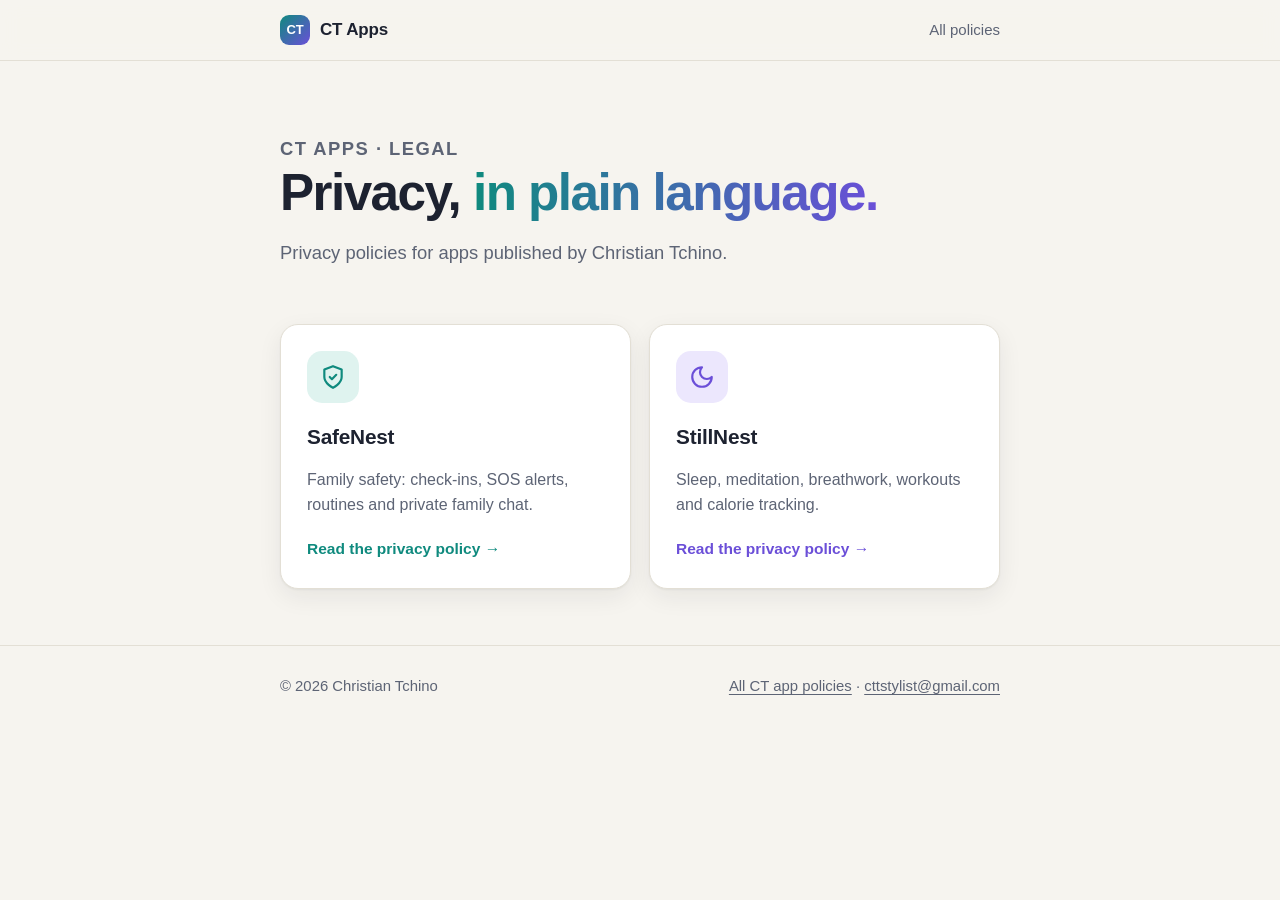
<file: index.html>
<!doctype html>
<html lang="en">
<head>
<meta charset="utf-8">
<meta name="viewport" content="width=device-width, initial-scale=1">
<title>CT Apps — Legal</title>
<meta name="description" content="Privacy policies for SafeNest and StillNest, apps by Christian Tchino.">
<meta name="theme-color" content="#f6f4ef" media="(prefers-color-scheme: light)">
<meta name="theme-color" content="#11141b" media="(prefers-color-scheme: dark)">
<link rel="icon" href="data:image/svg+xml,%3Csvg xmlns='http://www.w3.org/2000/svg' viewBox='0 0 32 32'%3E%3Cdefs%3E%3ClinearGradient id='g' x1='0' y1='0' x2='1' y2='1'%3E%3Cstop offset='0' stop-color='%230f8a7e'/%3E%3Cstop offset='1' stop-color='%236b4fd8'/%3E%3C/linearGradient%3E%3C/defs%3E%3Crect width='32' height='32' rx='9' fill='url(%23g)'/%3E%3Ctext x='16' y='21' font-family='sans-serif' font-size='13' font-weight='800' fill='white' text-anchor='middle'%3ECT%3C/text%3E%3C/svg%3E">
<link rel="stylesheet" href="./styles.css">
</head>
<body>

<header class="site-header">
  <div class="wrap">
    <a class="brand" href="./"><span class="brand-mark">CT</span> CT Apps</a>
    <nav><a href="./">All policies</a></nav>
  </div>
</header>

<main class="wrap">

<section class="hero">
  <p class="eyebrow">CT Apps &middot; Legal</p>
  <h1>Privacy, <span class="grad">in plain language.</span></h1>
  <p>Privacy policies for apps published by Christian Tchino.</p>
</section>

<section class="apps" aria-label="Apps">
  <a class="app-card safe" href="./safenest-privacy.html">
    <div class="app-icon"><svg width="26" height="26" viewBox="0 0 24 24" fill="none" stroke="currentColor" stroke-width="2" stroke-linecap="round" stroke-linejoin="round" aria-hidden="true"><path d="M12 22s8-4 8-10V5l-8-3-8 3v7c0 6 8 10 8 10z"/><path d="m9 12 2 2 4-4"/></svg></div>
    <h2>SafeNest</h2>
    <p>Family safety: check-ins, SOS alerts, routines and private family chat.</p>
    <span class="cta">Read the privacy policy</span>
  </a>
  <a class="app-card still" href="./stillnest-privacy.html">
    <div class="app-icon"><svg width="26" height="26" viewBox="0 0 24 24" fill="none" stroke="currentColor" stroke-width="2" stroke-linecap="round" stroke-linejoin="round" aria-hidden="true"><path d="M12 3a6 6 0 0 0 9 9 9 9 0 1 1-9-9z"/></svg></div>
    <h2>StillNest</h2>
    <p>Sleep, meditation, breathwork, workouts and calorie tracking.</p>
    <span class="cta">Read the privacy policy</span>
  </a>
</section>

</main>

<footer class="site-footer">
  <div class="wrap">
    <span>&copy; 2026 Christian Tchino</span>
    <span><a href="./">All CT app policies</a> &middot; <a href="mailto:cttstylist@gmail.com">cttstylist@gmail.com</a></span>
  </div>
</footer>

</body>
</html>
</file>
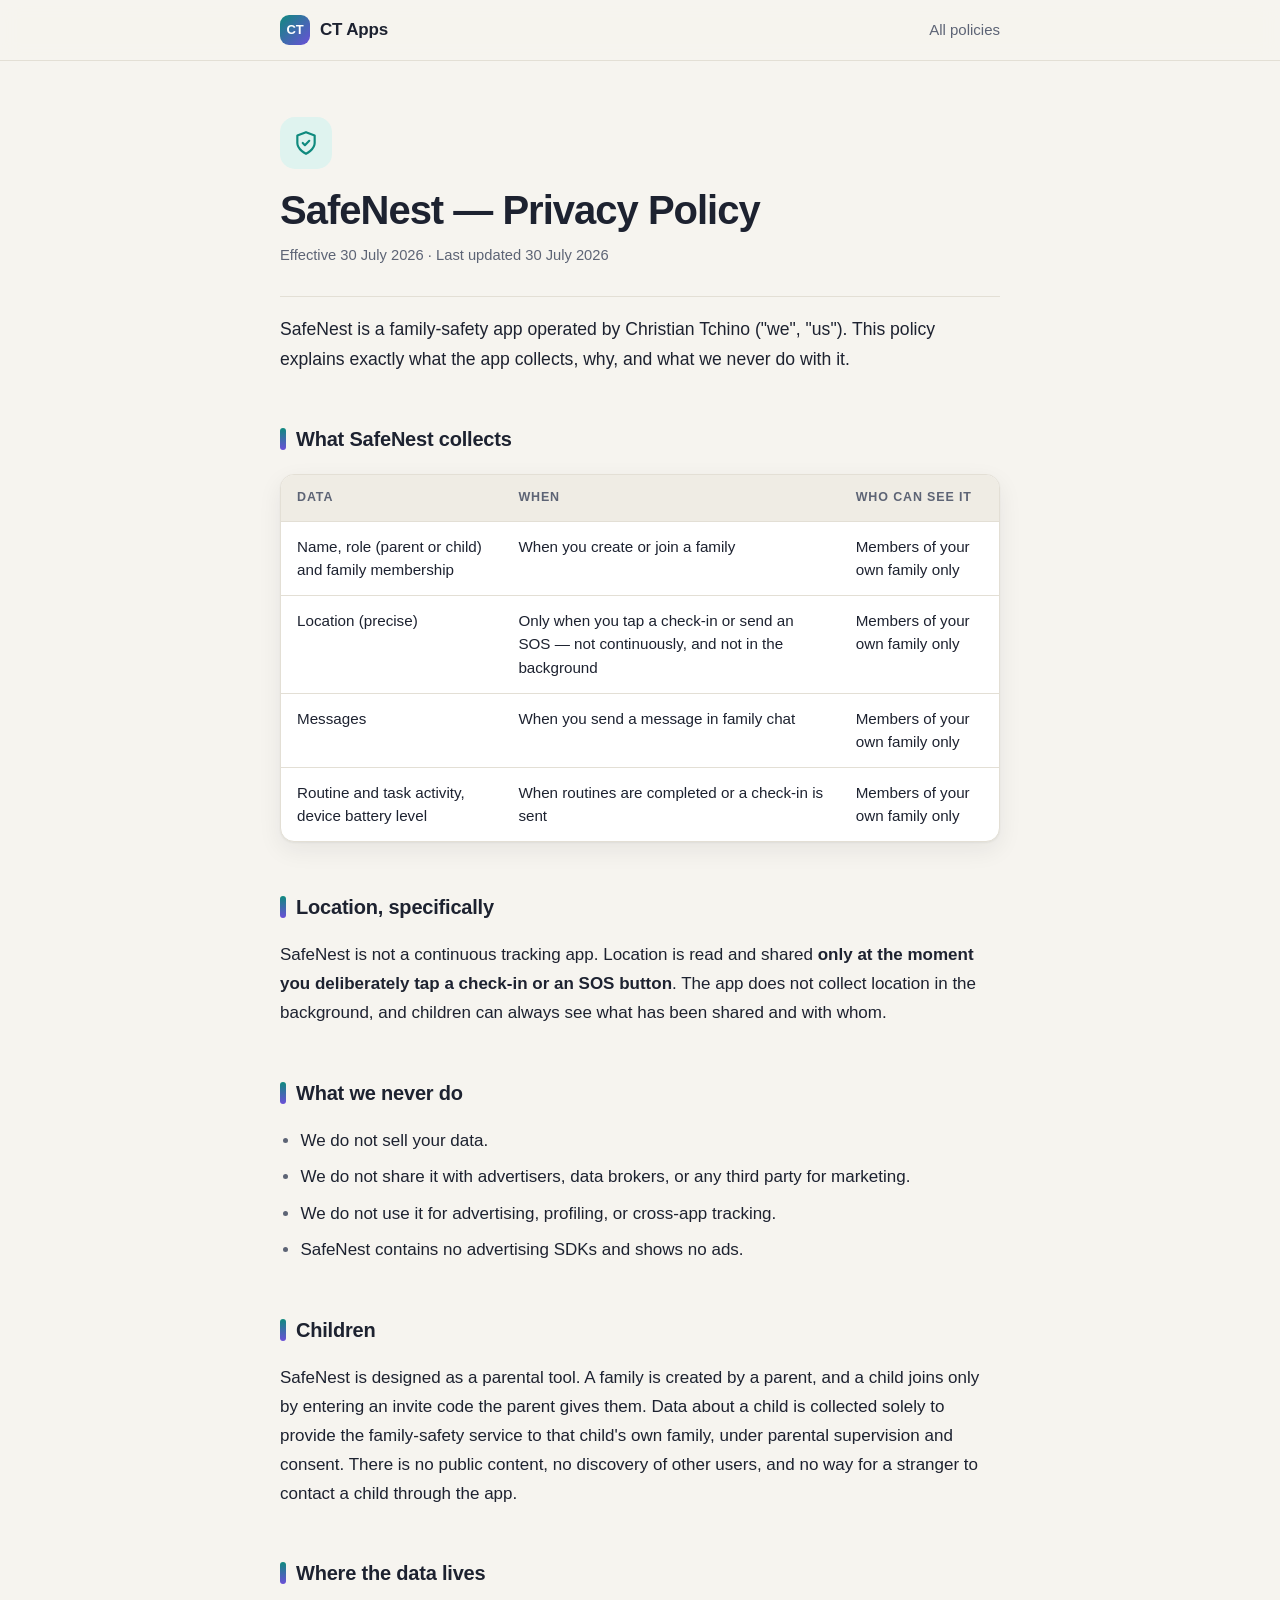
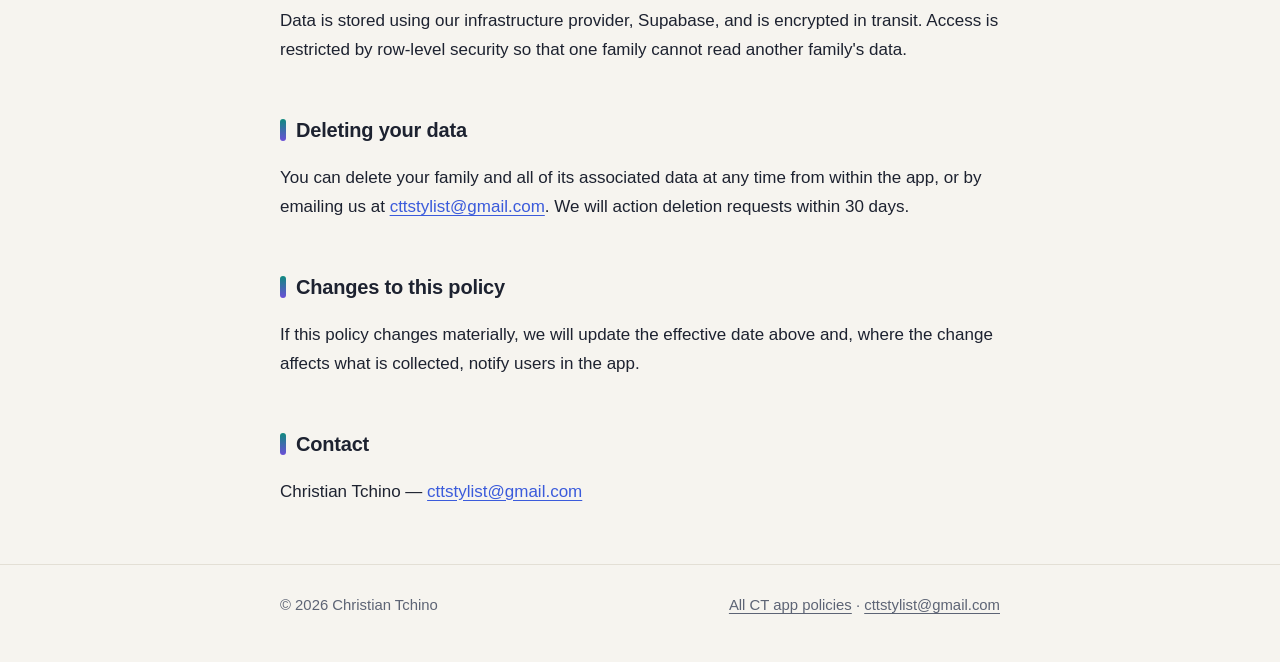
<file: safenest-privacy.html>
<!doctype html>
<html lang="en">
<head>
<meta charset="utf-8">
<meta name="viewport" content="width=device-width, initial-scale=1">
<title>SafeNest — Privacy Policy</title>
<meta name="description" content="How SafeNest handles your family’s data: what is collected, who can see it, and what we never do.">
<meta name="theme-color" content="#f6f4ef" media="(prefers-color-scheme: light)">
<meta name="theme-color" content="#11141b" media="(prefers-color-scheme: dark)">
<link rel="icon" href="data:image/svg+xml,%3Csvg xmlns='http://www.w3.org/2000/svg' viewBox='0 0 32 32'%3E%3Cdefs%3E%3ClinearGradient id='g' x1='0' y1='0' x2='1' y2='1'%3E%3Cstop offset='0' stop-color='%230f8a7e'/%3E%3Cstop offset='1' stop-color='%236b4fd8'/%3E%3C/linearGradient%3E%3C/defs%3E%3Crect width='32' height='32' rx='9' fill='url(%23g)'/%3E%3Ctext x='16' y='21' font-family='sans-serif' font-size='13' font-weight='800' fill='white' text-anchor='middle'%3ECT%3C/text%3E%3C/svg%3E">
<link rel="stylesheet" href="./styles.css">
</head>
<body>

<header class="site-header">
  <div class="wrap">
    <a class="brand" href="./"><span class="brand-mark">CT</span> CT Apps</a>
    <nav><a href="./">All policies</a></nav>
  </div>
</header>

<main class="wrap">

<div class="policy-hero safe">
  <div class="app-icon"><svg width="26" height="26" viewBox="0 0 24 24" fill="none" stroke="currentColor" stroke-width="2" stroke-linecap="round" stroke-linejoin="round" aria-hidden="true"><path d="M12 22s8-4 8-10V5l-8-3-8 3v7c0 6 8 10 8 10z"/><path d="m9 12 2 2 4-4"/></svg></div>
  <h1>SafeNest — Privacy Policy</h1>
  <p class="meta">Effective 30 July 2026 · Last updated 30 July 2026</p>
</div>

<article class="policy">

<p>SafeNest is a family-safety app operated by Christian Tchino ("we", "us").
This policy explains exactly what the app collects, why, and what we never do with it.</p>

<h2>What SafeNest collects</h2>

<div class="table-wrap"><table>
  <tr><th>Data</th><th>When</th><th>Who can see it</th></tr>
  <tr>
    <td>Name, role (parent or child) and family membership</td>
    <td>When you create or join a family</td>
    <td>Members of your own family only</td>
  </tr>
  <tr>
    <td>Location (precise)</td>
    <td>Only when you tap a check-in or send an SOS — not continuously, and not in the background</td>
    <td>Members of your own family only</td>
  </tr>
  <tr>
    <td>Messages</td>
    <td>When you send a message in family chat</td>
    <td>Members of your own family only</td>
  </tr>
  <tr>
    <td>Routine and task activity, device battery level</td>
    <td>When routines are completed or a check-in is sent</td>
    <td>Members of your own family only</td>
  </tr>
</table></div>

<h2>Location, specifically</h2>

<p>SafeNest is not a continuous tracking app. Location is read and shared
<strong>only at the moment you deliberately tap a check-in or an SOS button</strong>.
The app does not collect location in the background, and children can always see
what has been shared and with whom.</p>

<h2>What we never do</h2>

<ul>
  <li>We do not sell your data.</li>
  <li>We do not share it with advertisers, data brokers, or any third party for marketing.</li>
  <li>We do not use it for advertising, profiling, or cross-app tracking.</li>
  <li>SafeNest contains no advertising SDKs and shows no ads.</li>
</ul>

<h2>Children</h2>

<p>SafeNest is designed as a parental tool. A family is created by a parent, and a
child joins only by entering an invite code the parent gives them. Data about a child
is collected solely to provide the family-safety service to that child's own family,
under parental supervision and consent. There is no public content, no discovery of
other users, and no way for a stranger to contact a child through the app.</p>

<h2>Where the data lives</h2>

<p>Data is stored using our infrastructure provider, Supabase, and is encrypted in
transit. Access is restricted by row-level security so that one family cannot read
another family's data.</p>

<h2>Deleting your data</h2>

<p>You can delete your family and all of its associated data at any time from within
the app, or by emailing us at
<a href="mailto:cttstylist@gmail.com">cttstylist@gmail.com</a>. We will action deletion
requests within 30 days.</p>

<h2>Changes to this policy</h2>

<p>If this policy changes materially, we will update the effective date above and,
where the change affects what is collected, notify users in the app.</p>

<h2>Contact</h2>

<p>Christian Tchino — <a href="mailto:cttstylist@gmail.com">cttstylist@gmail.com</a></p>

</article>
</main>

<footer class="site-footer">
  <div class="wrap">
    <span>&copy; 2026 Christian Tchino</span>
    <span><a href="./">All CT app policies</a> &middot; <a href="mailto:cttstylist@gmail.com">cttstylist@gmail.com</a></span>
  </div>
</footer>

</body>
</html>
</file>
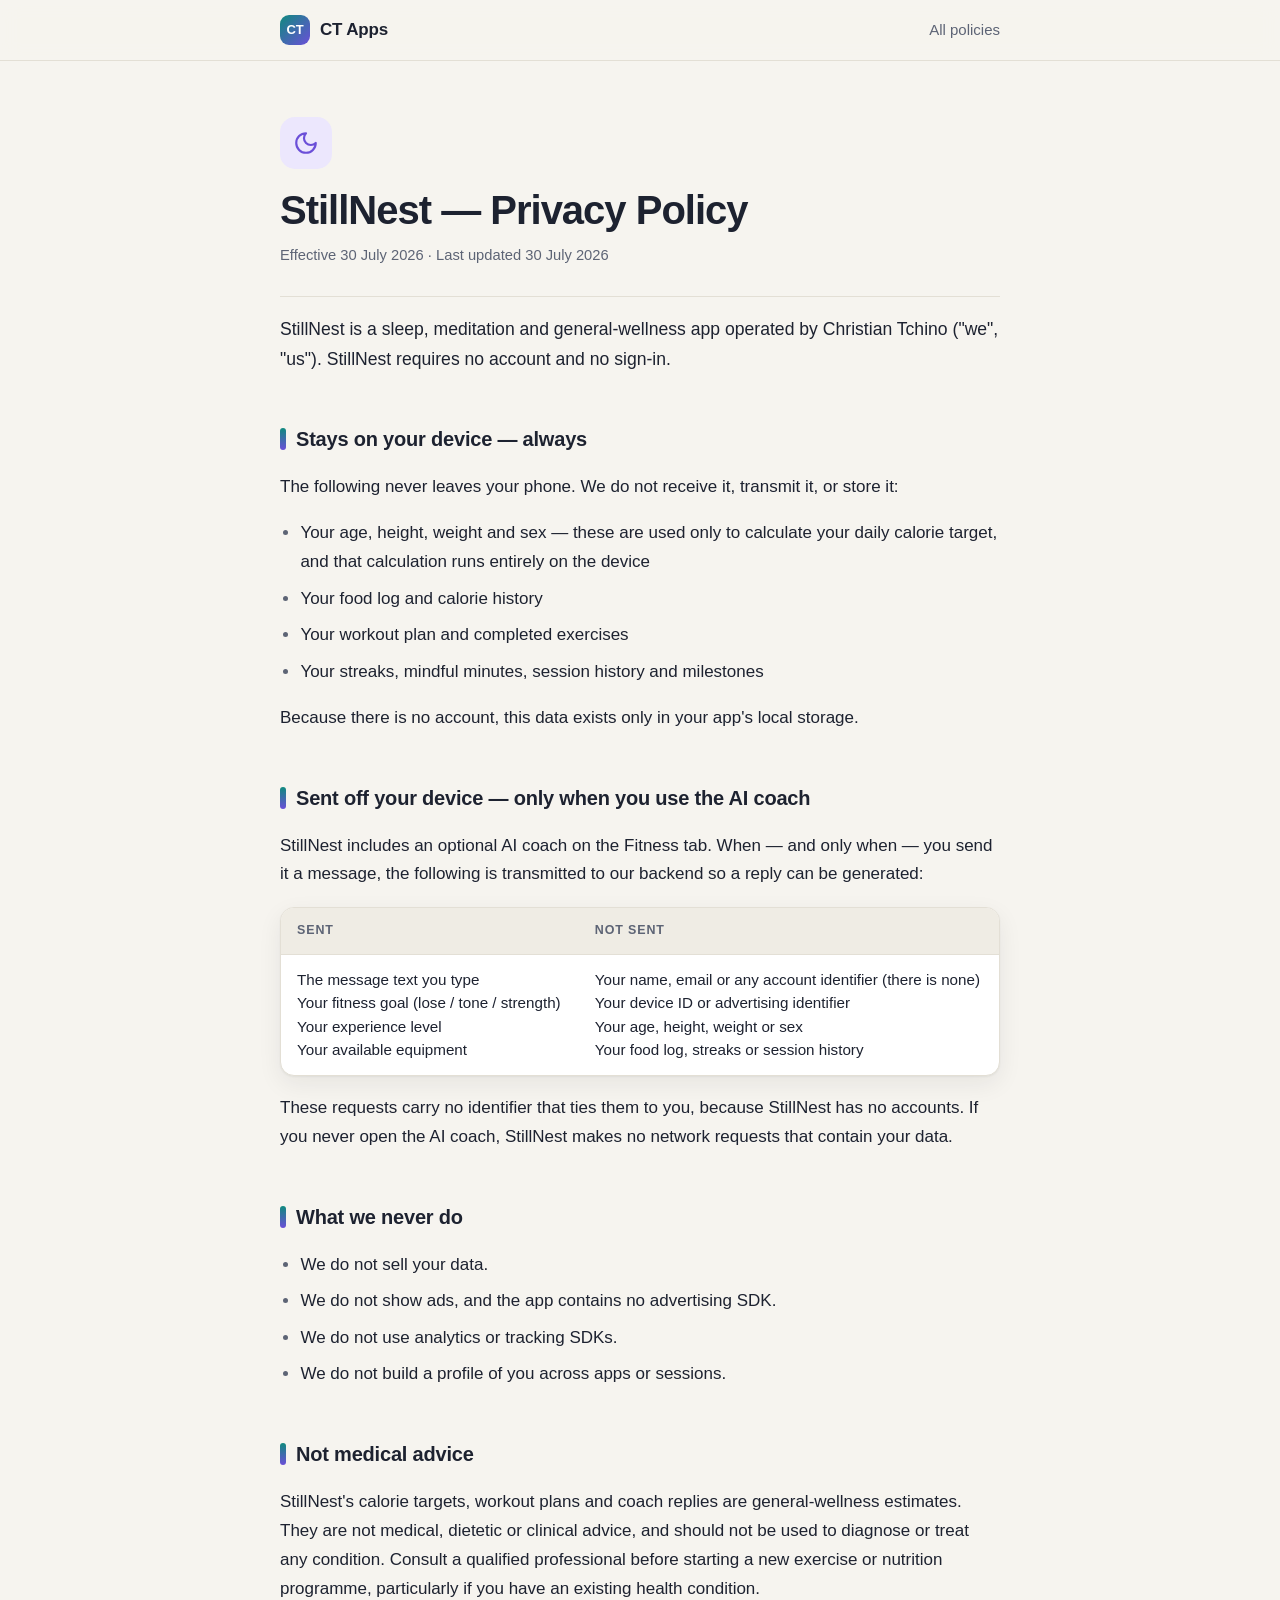
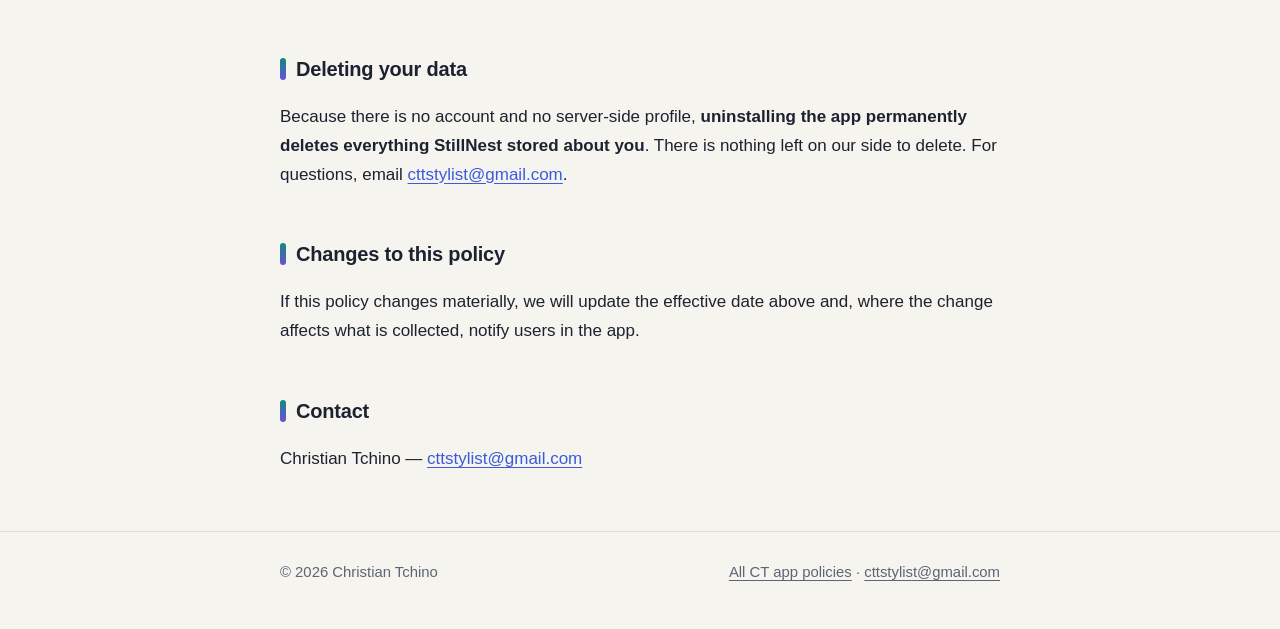
<file: stillnest-privacy.html>
<!doctype html>
<html lang="en">
<head>
<meta charset="utf-8">
<meta name="viewport" content="width=device-width, initial-scale=1">
<title>StillNest — Privacy Policy</title>
<meta name="description" content="StillNest needs no account. What stays on your device, what the optional AI coach sends, and what we never do.">
<meta name="theme-color" content="#f6f4ef" media="(prefers-color-scheme: light)">
<meta name="theme-color" content="#11141b" media="(prefers-color-scheme: dark)">
<link rel="icon" href="data:image/svg+xml,%3Csvg xmlns='http://www.w3.org/2000/svg' viewBox='0 0 32 32'%3E%3Cdefs%3E%3ClinearGradient id='g' x1='0' y1='0' x2='1' y2='1'%3E%3Cstop offset='0' stop-color='%230f8a7e'/%3E%3Cstop offset='1' stop-color='%236b4fd8'/%3E%3C/linearGradient%3E%3C/defs%3E%3Crect width='32' height='32' rx='9' fill='url(%23g)'/%3E%3Ctext x='16' y='21' font-family='sans-serif' font-size='13' font-weight='800' fill='white' text-anchor='middle'%3ECT%3C/text%3E%3C/svg%3E">
<link rel="stylesheet" href="./styles.css">
</head>
<body>

<header class="site-header">
  <div class="wrap">
    <a class="brand" href="./"><span class="brand-mark">CT</span> CT Apps</a>
    <nav><a href="./">All policies</a></nav>
  </div>
</header>

<main class="wrap">

<div class="policy-hero still">
  <div class="app-icon"><svg width="26" height="26" viewBox="0 0 24 24" fill="none" stroke="currentColor" stroke-width="2" stroke-linecap="round" stroke-linejoin="round" aria-hidden="true"><path d="M12 3a6 6 0 0 0 9 9 9 9 0 1 1-9-9z"/></svg></div>
  <h1>StillNest — Privacy Policy</h1>
  <p class="meta">Effective 30 July 2026 · Last updated 30 July 2026</p>
</div>

<article class="policy">

<p>StillNest is a sleep, meditation and general-wellness app operated by
Christian Tchino ("we", "us"). StillNest requires no account and no sign-in.</p>

<h2>Stays on your device — always</h2>

<p>The following never leaves your phone. We do not receive it, transmit it, or store it:</p>

<ul>
  <li>Your age, height, weight and sex — these are used only to calculate your daily
      calorie target, and that calculation runs entirely on the device</li>
  <li>Your food log and calorie history</li>
  <li>Your workout plan and completed exercises</li>
  <li>Your streaks, mindful minutes, session history and milestones</li>
</ul>

<p>Because there is no account, this data exists only in your app's local storage.</p>

<h2>Sent off your device — only when you use the AI coach</h2>

<p>StillNest includes an optional AI coach on the Fitness tab. When — and only when —
you send it a message, the following is transmitted to our backend so a reply can be
generated:</p>

<div class="table-wrap"><table>
  <tr><th>Sent</th><th>Not sent</th></tr>
  <tr>
    <td>
      The message text you type<br>
      Your fitness goal (lose / tone / strength)<br>
      Your experience level<br>
      Your available equipment
    </td>
    <td>
      Your name, email or any account identifier (there is none)<br>
      Your device ID or advertising identifier<br>
      Your age, height, weight or sex<br>
      Your food log, streaks or session history
    </td>
  </tr>
</table></div>

<p>These requests carry no identifier that ties them to you, because StillNest has no
accounts. If you never open the AI coach, StillNest makes no network requests that
contain your data.</p>

<h2>What we never do</h2>

<ul>
  <li>We do not sell your data.</li>
  <li>We do not show ads, and the app contains no advertising SDK.</li>
  <li>We do not use analytics or tracking SDKs.</li>
  <li>We do not build a profile of you across apps or sessions.</li>
</ul>

<h2>Not medical advice</h2>

<p>StillNest's calorie targets, workout plans and coach replies are general-wellness
estimates. They are not medical, dietetic or clinical advice, and should not be used to
diagnose or treat any condition. Consult a qualified professional before starting a new
exercise or nutrition programme, particularly if you have an existing health condition.</p>

<h2>Deleting your data</h2>

<p>Because there is no account and no server-side profile, <strong>uninstalling the app
permanently deletes everything StillNest stored about you</strong>. There is nothing left
on our side to delete. For questions, email
<a href="mailto:cttstylist@gmail.com">cttstylist@gmail.com</a>.</p>

<h2>Changes to this policy</h2>

<p>If this policy changes materially, we will update the effective date above and, where
the change affects what is collected, notify users in the app.</p>

<h2>Contact</h2>

<p>Christian Tchino — <a href="mailto:cttstylist@gmail.com">cttstylist@gmail.com</a></p>

</article>
</main>

<footer class="site-footer">
  <div class="wrap">
    <span>&copy; 2026 Christian Tchino</span>
    <span><a href="./">All CT app policies</a> &middot; <a href="mailto:cttstylist@gmail.com">cttstylist@gmail.com</a></span>
  </div>
</footer>

</body>
</html>
</file>
<file: styles.css>
/* CT Apps — shared styles for the legal site */

:root {
  color-scheme: light dark;
  --bg: #f6f4ef;
  --bg-soft: #efece4;
  --surface: #ffffff;
  --text: #1d2230;
  --muted: #5d6475;
  --border: #e3dfd5;
  --accent: #3b5bdb;
  --safe: #0f8a7e;
  --safe-soft: #dff3ef;
  --still: #6b4fd8;
  --still-soft: #ece7fd;
  --shadow: 0 1px 2px rgba(29, 34, 48, .05), 0 8px 24px rgba(29, 34, 48, .07);
  --radius: 18px;
}

@media (prefers-color-scheme: dark) {
  :root {
    --bg: #11141b;
    --bg-soft: #161a23;
    --surface: #1b202b;
    --text: #e9ebf1;
    --muted: #9ba3b4;
    --border: #2a3040;
    --accent: #8ea6ff;
    --safe: #4fd1bf;
    --safe-soft: #12302d;
    --still: #a996ff;
    --still-soft: #262044;
    --shadow: 0 1px 2px rgba(0, 0, 0, .3), 0 8px 24px rgba(0, 0, 0, .25);
  }
}

* { box-sizing: border-box; }

html { -webkit-text-size-adjust: 100%; }

body {
  margin: 0;
  font-family: -apple-system, BlinkMacSystemFont, "Segoe UI", Roboto, "Helvetica Neue", sans-serif;
  font-size: 17px;
  line-height: 1.7;
  color: var(--text);
  background: var(--bg);
}

a { color: var(--accent); text-underline-offset: 3px; }
a:hover { text-decoration-thickness: 2px; }
a:focus-visible { outline: 3px solid var(--accent); outline-offset: 3px; border-radius: 4px; }

.wrap { max-width: 760px; margin: 0 auto; padding: 0 20px; }

/* Header */
.site-header {
  position: sticky; top: 0; z-index: 10;
  background: color-mix(in srgb, var(--bg) 85%, transparent);
  backdrop-filter: saturate(160%) blur(10px);
  -webkit-backdrop-filter: saturate(160%) blur(10px);
  border-bottom: 1px solid var(--border);
}
.site-header .wrap { display: flex; align-items: center; justify-content: space-between; height: 60px; }
.brand { display: flex; align-items: center; gap: 10px; font-weight: 700; color: var(--text); text-decoration: none; letter-spacing: -.01em; }
.brand-mark {
  width: 30px; height: 30px; border-radius: 9px; display: grid; place-items: center;
  background: linear-gradient(135deg, var(--safe), var(--still)); color: #fff; font-size: 13px; font-weight: 800;
}
.site-header nav a { color: var(--muted); text-decoration: none; font-size: 15px; font-weight: 500; }
.site-header nav a:hover { color: var(--text); }

/* Home hero */
.hero { padding: 72px 0 36px; }
.eyebrow { display: inline-block; font-size: 13px; font-weight: 600; letter-spacing: .08em; text-transform: uppercase; color: var(--muted); margin: 0 0 14px; }
.hero h1 { font-size: clamp(2.2rem, 6vw, 3.2rem); line-height: 1.1; letter-spacing: -.03em; margin: 0 0 16px; }
.hero h1 .grad {
  background: linear-gradient(90deg, var(--safe), var(--still));
  -webkit-background-clip: text; background-clip: text; color: transparent;
}
.hero p { font-size: 1.15rem; color: var(--muted); margin: 0; max-width: 34em; }

/* App cards */
.apps { display: grid; gap: 18px; grid-template-columns: repeat(auto-fit, minmax(280px, 1fr)); padding: 20px 0 56px; }
.app-card {
  position: relative; display: flex; flex-direction: column; gap: 12px;
  padding: 26px; border-radius: var(--radius); background: var(--surface);
  border: 1px solid var(--border); box-shadow: var(--shadow);
  color: var(--text); text-decoration: none;
  transition: transform .18s ease, box-shadow .18s ease, border-color .18s ease;
}
.app-card:hover { transform: translateY(-3px); border-color: var(--tone); }
.app-card:focus-visible { outline: 3px solid var(--tone); outline-offset: 3px; }
.app-card.safe { --tone: var(--safe); --tone-soft: var(--safe-soft); }
.app-card.still { --tone: var(--still); --tone-soft: var(--still-soft); }
.app-icon { width: 52px; height: 52px; border-radius: 15px; display: grid; place-items: center; background: var(--tone-soft); color: var(--tone); }
.app-card h2 { font-size: 1.3rem; margin: 4px 0 0; letter-spacing: -.01em; }
.app-card p { margin: 0; color: var(--muted); font-size: 1rem; line-height: 1.6; }
.app-card .cta { margin-top: auto; padding-top: 6px; font-weight: 600; color: var(--tone); font-size: .97rem; }
.app-card .cta::after { content: " →"; transition: margin-left .18s ease; }
.app-card:hover .cta::after { margin-left: 4px; }

/* Policy page header */
.policy-hero { padding: 56px 0 28px; border-bottom: 1px solid var(--border); margin-bottom: 8px; }
.policy-hero.safe { --tone: var(--safe); --tone-soft: var(--safe-soft); }
.policy-hero.still { --tone: var(--still); --tone-soft: var(--still-soft); }
.policy-hero .app-icon { margin-bottom: 18px; }
.policy-hero h1 { font-size: clamp(1.9rem, 5vw, 2.5rem); line-height: 1.15; letter-spacing: -.025em; margin: 0 0 10px; }
.meta { color: var(--muted); font-size: .92rem; margin: 0; }

/* Policy body */
.policy { padding-bottom: 40px; }
.policy > p:first-child { font-size: 1.1rem; }
.policy h2 {
  font-size: 1.25rem; letter-spacing: -.01em; margin: 44px 0 10px; padding-top: 4px;
  display: flex; align-items: center; gap: 10px;
}
.policy h2::before {
  content: ""; width: 6px; height: 22px; border-radius: 3px; flex: none;
  background: linear-gradient(180deg, var(--safe), var(--still));
}
.policy ul { padding-left: 1.2em; }
.policy li { margin-bottom: .45em; }
.policy li::marker { color: var(--muted); }

.table-wrap { overflow-x: auto; margin: 18px 0; border-radius: 14px; border: 1px solid var(--border); background: var(--surface); box-shadow: var(--shadow); }
table { border-collapse: collapse; width: 100%; font-size: .95rem; line-height: 1.55; }
th, td { padding: 13px 16px; text-align: left; vertical-align: top; border-bottom: 1px solid var(--border); }
tr:last-child td { border-bottom: 0; }
th { font-size: .78rem; text-transform: uppercase; letter-spacing: .07em; color: var(--muted); background: var(--bg-soft); font-weight: 700; }

/* Footer */
.site-footer { border-top: 1px solid var(--border); padding: 28px 0 44px; color: var(--muted); font-size: .93rem; }
.site-footer .wrap { display: flex; flex-wrap: wrap; gap: 10px 24px; justify-content: space-between; }
.site-footer a { color: var(--muted); }
.site-footer a:hover { color: var(--text); }

@media (prefers-reduced-motion: reduce) {
  .app-card, .app-card .cta::after { transition: none; }
  .app-card:hover { transform: none; }
}

@media (max-width: 520px) {
  body { font-size: 16px; }
  .hero { padding-top: 48px; }
  .site-header nav { display: none; }
}
</file>
